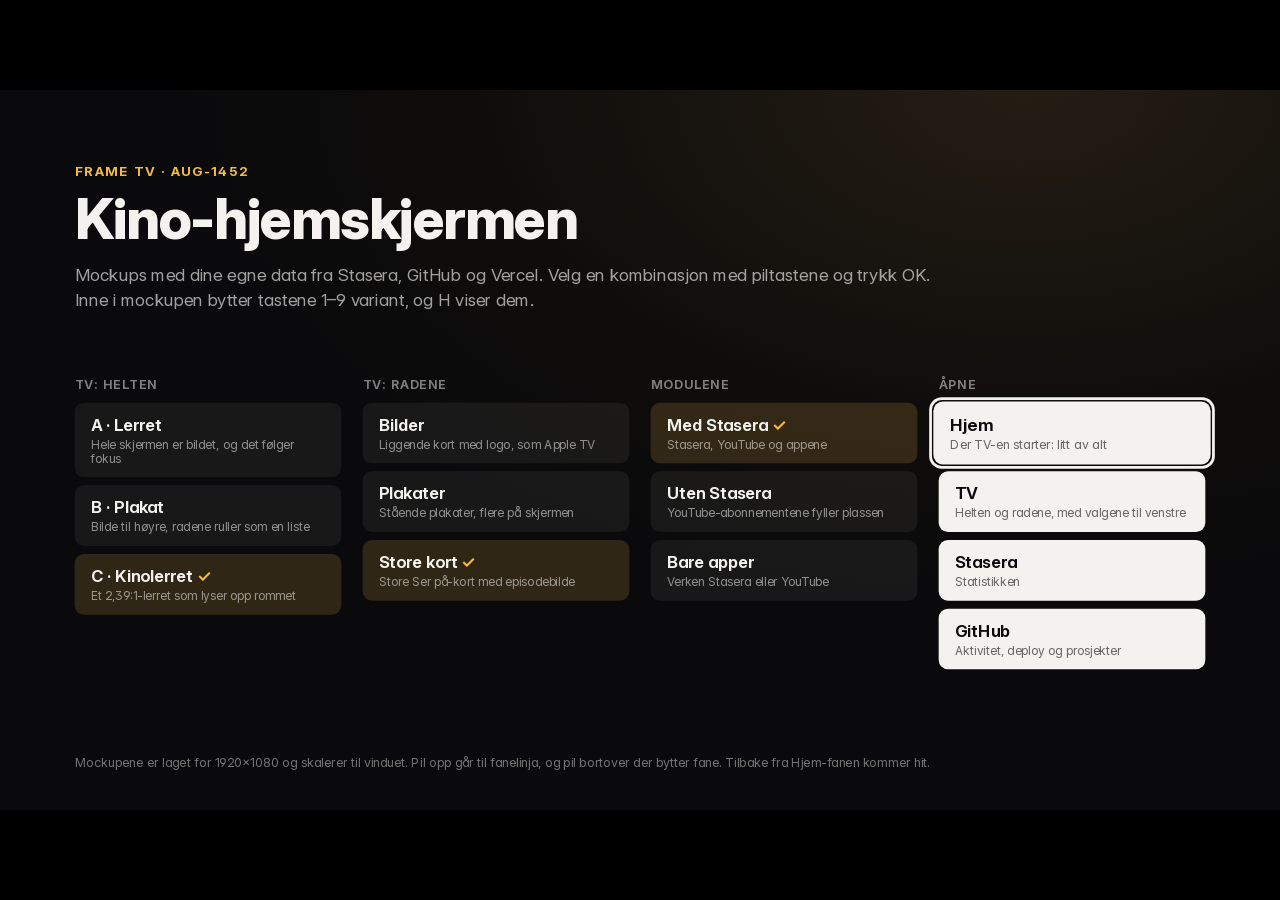
<file: mockups/index.html>
<!DOCTYPE html>
<html lang="nb">
<head>
<meta charset="utf-8">
<meta name="viewport" content="width=1920, height=1080">
<title>Kino: mockups</title>
<link rel="stylesheet" href="shared/kino.css">
<style>
  .bg { background: radial-gradient(ellipse 1500px 900px at 80% 0%, #241d14 0%, #0f0d0b 55%, #0a0a0c 85%); }
  .intro { position: absolute; left: 112px; top: 110px; width: 1300px; }
  .intro h1 { margin: 14px 0 0; font-size: 84px; line-height: 90px; font-weight: 800; letter-spacing: -2px; }
  .intro p { margin: 20px 0 0; font-size: 26px; line-height: 38px; color: rgba(244, 242, 238, .65); }
  .cols { position: absolute; left: 112px; top: 430px; white-space: nowrap; }
  .col { display: inline-block; vertical-align: top; width: 400px; margin-right: 32px; white-space: normal; }
  .col h2 { margin: 0 0 16px; font-size: 19px; font-weight: 650; letter-spacing: 1.6px; text-transform: uppercase; color: rgba(244, 242, 238, .5); }
  .opt { position: relative; margin-bottom: 12px; padding: 18px 24px; border-radius: 14px; background: rgba(244, 242, 238, .06); transition: transform .2s ease; }
  .opt b { display: block; font-size: 25px; font-weight: 650; }
  .opt span { display: block; margin-top: 4px; font-size: 18px; color: rgba(244, 242, 238, .55); }
  .opt.is-picked { background: rgba(242, 184, 75, .16); }
  .opt.is-picked b:after { content: '  ✓'; color: #f2b84b; }
  .opt.is-focus { transform: scale(1.04); }
  .opt.is-focus .card-ring { opacity: 1; border-radius: 18px; }
  .opt.go { background: #f4f2ee; color: #0a0a0c; }
  .opt.go span { color: rgba(10, 10, 12, .6); }
  .keys { position: absolute; left: 112px; bottom: 60px; font-size: 19px; color: rgba(244, 242, 238, .45); }
</style>
</head>
<body>
<div id="stage">
  <div class="bg"></div>
  <div class="intro">
    <div class="kicker">Frame TV · AUG-1452</div>
    <h1>Kino-hjemskjermen</h1>
    <p>Mockups med dine egne data fra Stasera, GitHub og Vercel. Velg en kombinasjon med piltastene og trykk OK.
      Inne i mockupen bytter tastene 1–9 variant, og H viser dem.</p>
  </div>
  <div class="cols" id="cols"></div>
  <div class="keys">Mockupene er laget for 1920×1080 og skalerer til vinduet. Pil opp går til fanelinja, og pil bortover der bytter fane. Tilbake fra Hjem-fanen kommer hit.</div>
</div>
<script src="shared/kino.js"></script>
<script>
(function () {
  var COLS = [
    { key: 'hero', title: 'TV: helten', opts: [
      { v: 'a', name: 'A · Lerret', note: 'Hele skjermen er bildet, og det følger fokus' },
      { v: 'b', name: 'B · Plakat', note: 'Bilde til høyre, radene ruller som en liste' },
      { v: 'c', name: 'C · Kinolerret', note: 'Et 2,39:1-lerret som lyser opp rommet' }] },
    { key: 'rows', title: 'TV: radene', opts: [
      { v: 'land', name: 'Bilder', note: 'Liggende kort med logo, som Apple TV' },
      { v: 'poster', name: 'Plakater', note: 'Stående plakater, flere på skjermen' },
      { v: 'mixed', name: 'Store kort', note: 'Store Ser på-kort med episodebilde' }] },
    { key: 'mode', title: 'Modulene', opts: [
      { v: 'stasera', name: 'Med Stasera', note: 'Stasera, YouTube og appene' },
      { v: 'youtube', name: 'Uten Stasera', note: 'YouTube-abonnementene fyller plassen' },
      { v: 'apps', name: 'Bare apper', note: 'Verken Stasera eller YouTube' }] },
    { key: 'go', title: 'Åpne', opts: [
      { v: 'home', name: 'Hjem', note: 'Der TV-en starter: litt av alt', go: 1 },
      { v: 'tv', name: 'TV', note: 'Helten og radene, med valgene til venstre', go: 1 },
      { v: 'stasera', name: 'Stasera', note: 'Statistikken', go: 1 },
      { v: 'github', name: 'GitHub', note: 'Aktivitet, deploy og prosjekter', go: 1 }] }
  ];
  var P = K.params();
  // C with big cards is the one picked after the first round (24.10.2026).
  var pick = { hero: P.hero || 'c', rows: P.rows || 'mixed', mode: P.mode || 'stasera' };
  var f = { c: 3, r: [0, 0, 0, 0] };
  var el = document.getElementById('cols');

  function render() {
    el.innerHTML = COLS.map(function (col, c) {
      return '<div class="col"><h2>' + col.title + '</h2>' + col.opts.map(function (o, r) {
        var cls = 'opt' + (o.go ? ' go' : '') + (pick[col.key] === o.v ? ' is-picked' : '') + (f.c === c && f.r[c] === r ? ' is-focus' : '');
        return '<div class="' + cls + '"><b>' + o.name + '</b><span>' + o.note + '</span><div class="card-ring"></div></div>';
      }).join('') + '</div>';
    }).join('');
  }
  K.onKey(function (k) {
    var col = COLS[f.c];
    if (k === 'left' && f.c > 0) f.c--;
    else if (k === 'right' && f.c < COLS.length - 1) f.c++;
    else if (k === 'up' && f.r[f.c] > 0) f.r[f.c]--;
    else if (k === 'down' && f.r[f.c] < col.opts.length - 1) f.r[f.c]++;
    else if (k === 'back') {
      // On the TV, Back here leaves the mockup app.
      if (window.tizen) try { tizen.application.getCurrentApplication().exit(); } catch (e) {}
      return;
    } else if (k === 'enter') {
      var o = col.opts[f.r[f.c]];
      if (o.go) { location.href = 'home.html' + K.query({ tab: o.v, hero: pick.hero, rows: pick.rows, mode: pick.mode }); return; }
      pick[col.key] = o.v;
    }
    render();
  });
  // Coming back from a mockup keeps its choices.
  COLS.forEach(function (col, c) {
    col.opts.forEach(function (o, r) { if (pick[col.key] === o.v) f.r[c] = r; });
  });
  render();
})();
</script>
</body>
</html>
</file>
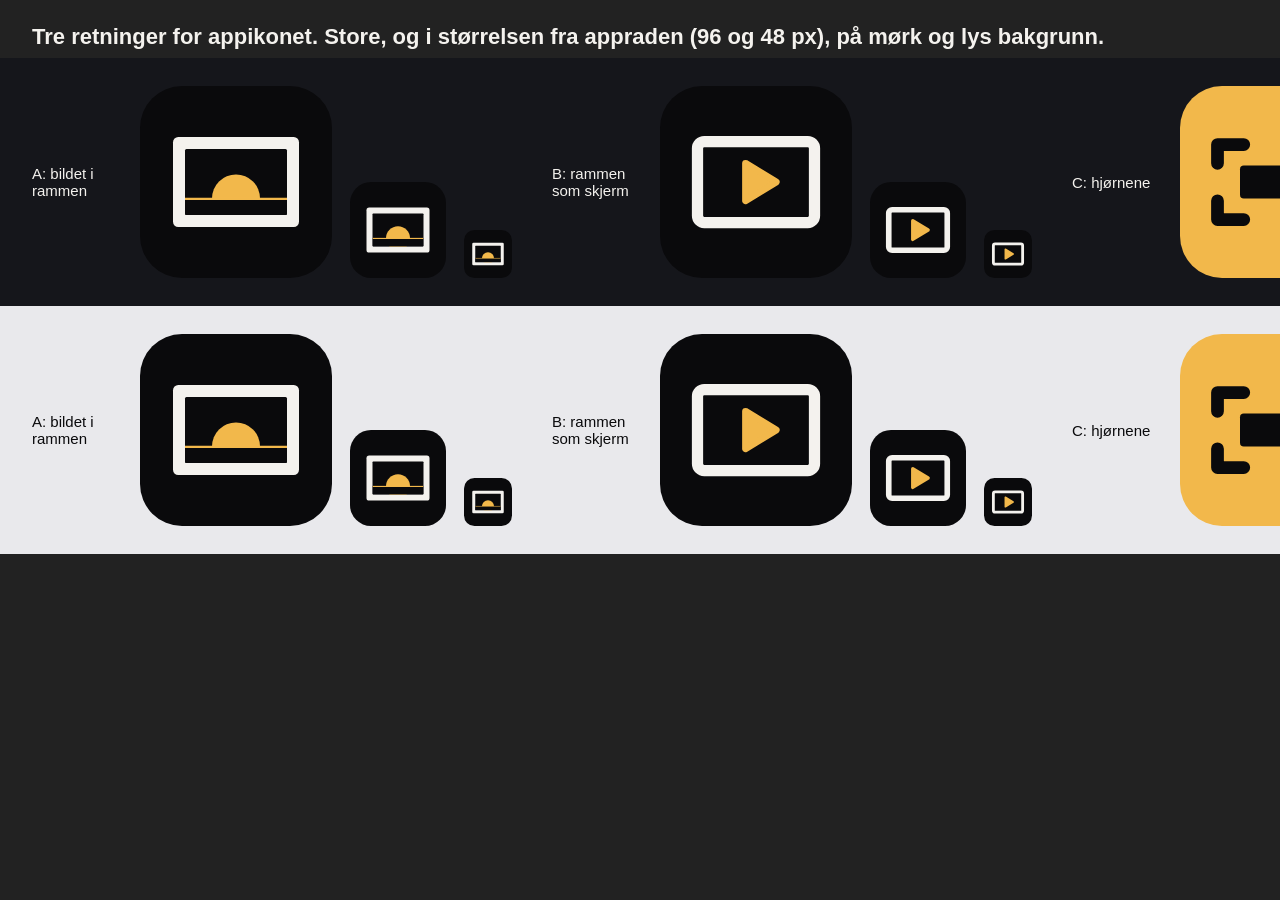
<file: mockups/icon/index.html>
<!DOCTYPE html>
<html lang="nb"><head><meta charset="utf-8"><title>Frame TV: appikon (AUG-1480)</title>
<style>
  body { margin: 0; font-family: 'Helvetica Neue', Arial, sans-serif; background: #222; color: #F4F2EE; }
  h1 { font-size: 22px; font-weight: 600; margin: 24px 32px 8px; }
  .row { display: flex; align-items: flex-end; gap: 40px; padding: 28px 32px; }
  .row.dark { background: #15161B; } .row.light { background: #E9E9EC; color: #0A0A0C; }
  .opt { display: flex; align-items: flex-end; gap: 18px; }
  .opt span { font-size: 15px; align-self: center; width: 90px; }
  img { display: block; }
</style></head>
<body>
<h1>Tre retninger for appikonet. Store, og i størrelsen fra appraden (96 og 48 px), på mørk og lys bakgrunn.</h1>
<div class="row dark" id="dark"></div>
<div class="row light" id="light"></div>
<script>
  var opts = [['a-bilde.svg', 'A: bildet i rammen'], ['b-play.svg', 'B: rammen som skjerm'], ['c-hjorner.svg', 'C: hjørnene']];
  ['dark', 'light'].forEach(function (id) {
    var row = document.getElementById(id);
    opts.forEach(function (o) {
      var d = document.createElement('div'); d.className = 'opt';
      d.innerHTML = '<span>' + o[1] + '</span>' + [192, 96, 48].map(function (s) {
        return '<img src="' + o[0] + '" width="' + s + '" height="' + s + '">';
      }).join('');
      row.appendChild(d);
    });
  });
</script>
</body></html>
</file>
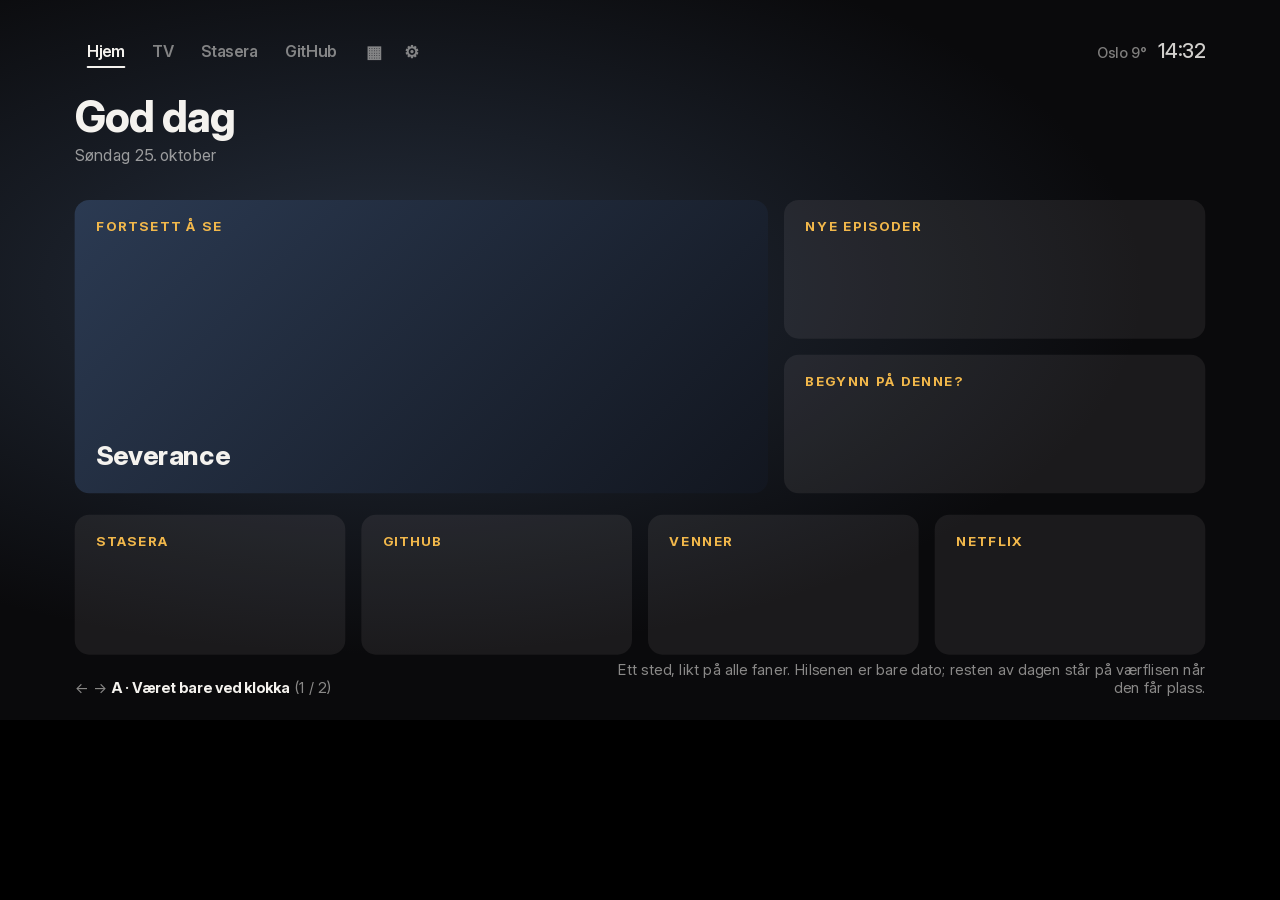
<file: mockups/weather.html>
<!DOCTYPE html>
<html lang="nb">
<head>
<meta charset="utf-8">
<meta name="viewport" content="width=1920, height=1080">
<title>Været på Hjem (AUG-1472)</title>
<style>
  @font-face { font-family: 'Inter'; src: url(shared/InterVariable.ttf); font-weight: 100 900; }
  html, body { margin: 0; height: 100%; background: #000; overflow: hidden; }
  body { font-family: 'Inter', -apple-system, sans-serif; color: #F4F2EE; }
  #stage { position: absolute; left: 0; top: 0; width: 1920px; height: 1080px; background: #0A0A0C; overflow: hidden;
    -webkit-transform-origin: 0 0; transform-origin: 0 0; }
  #amb { position: absolute; left: 0; top: 0; width: 1920px; height: 1080px;
    background: radial-gradient(ellipse at 30% 40%, rgba(70, 90, 120, 0.45), rgba(10, 10, 12, 0) 60%); }

  #top { position: absolute; left: 112px; right: 112px; top: 52px; height: 52px; }
  .tab { display: inline-block; position: relative; height: 32px; padding: 10px 18px; margin-right: 4px; border-radius: 26px;
    font-size: 24px; font-weight: 600; line-height: 32px; vertical-align: top; color: rgba(244, 242, 238, 0.5); }
  .tab.current { color: #F4F2EE; }
  .tab.current:after { content: ''; position: absolute; left: 18px; right: 18px; bottom: 2px; height: 3px; border-radius: 2px; background: #F4F2EE; }
  .tab.icon { width: 28px; padding: 10px 12px; text-align: center; font-size: 26px; }
  .tab.first-icon { margin-left: 10px; }
  #clock { position: absolute; right: 0; top: 6px; font-size: 30px; font-weight: 500; color: rgba(244, 242, 238, 0.85); white-space: nowrap; }
  #clock small { font-size: 22px; font-weight: 500; color: rgba(244, 242, 238, 0.5); margin-right: 18px; }

  .greet { position: absolute; left: 112px; top: 140px; white-space: nowrap; }
  .greet h1 { margin: 0; font-size: 64px; line-height: 70px; font-weight: 750; letter-spacing: -1.5px; }
  .greet .sub { margin-top: 8px; font-size: 24px; color: rgba(244, 242, 238, 0.6); }
  .greet .sub b { font-weight: 500; color: rgba(244, 242, 238, 0.8); }

  .tile { position: absolute; border-radius: 22px; background: rgba(244, 242, 238, 0.07); }
  .tile .label { position: absolute; left: 32px; top: 28px; font-size: 20px; font-weight: 700; letter-spacing: 2.4px;
    text-transform: uppercase; color: #F2B84B; }
  .tile .t { position: absolute; left: 32px; bottom: 32px; font-size: 40px; font-weight: 750; }
  .big { background: linear-gradient(135deg, #2B3A52, #12161F); }

  #pick { position: absolute; left: 112px; bottom: 36px; font-size: 22px; color: rgba(244, 242, 238, 0.55); }
  #pick b { color: #F4F2EE; }
  #note { position: absolute; right: 112px; bottom: 36px; font-size: 22px; color: rgba(244, 242, 238, 0.55); width: 900px; text-align: right; }
</style>
</head>
<body>
<div id="stage">
  <div id="amb"></div>
  <div id="top">
    <span class="tab current">Hjem</span><span class="tab">TV</span><span class="tab">Stasera</span><span class="tab">GitHub</span><span
      class="tab icon first-icon">&#9638;</span><span class="tab icon">&#9881;</span>
    <div id="clock"></div>
  </div>
  <div class="greet"><h1>God dag</h1><div class="sub" id="sub"></div></div>
  <div class="tile big" style="left: 112px; top: 300px; width: 1040px; height: 440px;"><div class="label">Fortsett å se</div><div class="t">Severance</div></div>
  <div class="tile" style="left: 1176px; top: 300px; width: 632px; height: 208px;"><div class="label">Nye episoder</div></div>
  <div class="tile" style="left: 1176px; top: 532px; width: 632px; height: 208px;"><div class="label">Begynn på denne?</div></div>
  <div class="tile" style="left: 112px; top: 772px; width: 406px; height: 210px;"><div class="label">Stasera</div></div>
  <div class="tile" style="left: 542px; top: 772px; width: 406px; height: 210px;"><div class="label">GitHub</div></div>
  <div class="tile" style="left: 972px; top: 772px; width: 406px; height: 210px;"><div class="label">Venner</div></div>
  <div class="tile" style="left: 1402px; top: 772px; width: 406px; height: 210px;"><div class="label">Netflix</div></div>
  <div id="pick"></div>
  <div id="note"></div>
</div>
<script>
(function () {
  'use strict';
  var OPTIONS = [
    {name: 'A · Været bare ved klokka', clock: 'Oslo  9°', sub: 'Søndag 25. oktober',
      note: 'Ett sted, likt på alle faner. Hilsenen er bare dato; resten av dagen står på værflisen når den får plass.'},
    {name: 'B · Nå ved klokka, resten av dagen under hilsenen', clock: 'Oslo  9°',
      sub: 'Søndag 25. oktober  ·  <b>Duskregn, H: 11°  L: 6°  ·  Solnedgang 17:02</b>',
      note: 'To jobber: temperaturen nå i fanelinja, dagens utsikter på Hjem. Gjentar værflisen når den er der.'}
  ];
  var at = 0;

  function draw() {
    var o = OPTIONS[at];
    document.getElementById('clock').innerHTML = '<small>' + o.clock + '</small>14:32';
    document.getElementById('sub').innerHTML = o.sub;
    document.getElementById('note').textContent = o.note;
    document.getElementById('pick').innerHTML = '&larr; &rarr;  <b>' + o.name + '</b>  (' + (at + 1) + ' / ' + OPTIONS.length + ')';
  }

  function fit() {
    var s = Math.min(window.innerWidth / 1920, window.innerHeight / 1080), st = document.getElementById('stage');
    st.style.webkitTransform = st.style.transform = 'scale(' + s + ')';
  }

  document.addEventListener('keydown', function (e) {
    if (e.keyCode === 37 || e.keyCode === 39) { at = (at + (e.keyCode === 39 ? 1 : OPTIONS.length - 1)) % OPTIONS.length; draw(); }
  });
  document.addEventListener('click', function () { at = (at + 1) % OPTIONS.length; draw(); });
  window.addEventListener('resize', fit);
  fit();
  draw();
})();
</script>
</body>
</html>
</file>
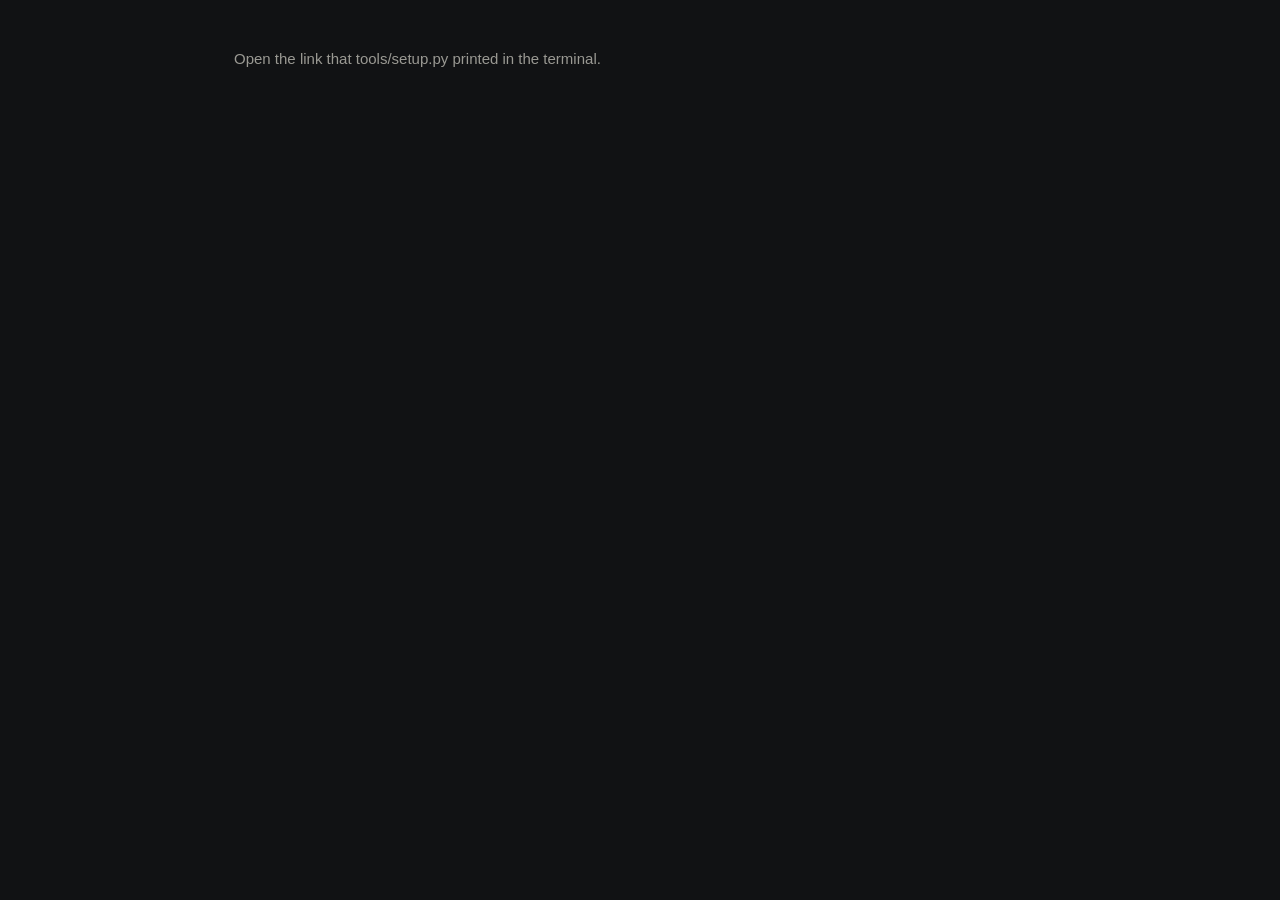
<file: tools/setup.html>
<!doctype html>
<html lang="en">
<head>
<meta charset="utf-8">
<meta name="viewport" content="width=device-width, initial-scale=1">
<title>Frame TV setup</title>
<!-- Served by tools/setup.py on this Mac only, so modern JS and CSS are fine here (the ES5 rule is for web/). -->
<style>
  :root {
    --bg: #111214; --card: #1b1c20; --line: #2a2c31; --text: #ecebe7; --muted: #9a9993; --accent: #f2c14e;
    --bad: #ff7a6b; --good: #7fd18b;
  }
  * { box-sizing: border-box; }
  body { margin: 0; background: var(--bg); color: var(--text); font: 15px/1.5 -apple-system, BlinkMacSystemFont, "Helvetica Neue", sans-serif; }
  main { max-width: 860px; margin: 0 auto; padding: 48px 24px 160px; }
  h1 { font-size: 30px; margin: 0 0 6px; letter-spacing: -0.01em; }
  .lead { color: var(--muted); margin: 0 0 28px; }
  .lead code { color: var(--text); }
  .notice { border-left: 3px solid var(--accent); padding: 10px 16px; background: #1d1b14; border-radius: 6px; margin-bottom: 32px; color: #d9d4c4; }
  .notice p { margin: 4px 0; }
  section { background: var(--card); border: 1px solid var(--line); border-radius: 14px; padding: 22px 24px 8px; margin-bottom: 20px; }
  section h2 { margin: 0; font-size: 19px; }
  section .about { color: var(--muted); margin: 2px 0 14px; }
  section .note { color: var(--muted); font-size: 13px; margin: 0 0 16px; }
  .field { border-top: 1px solid var(--line); padding: 14px 0; display: grid; grid-template-columns: 220px 1fr; gap: 6px 18px; }
  .field label { font-family: ui-monospace, SFMono-Regular, Menlo, monospace; font-size: 13px; padding-top: 8px; word-break: break-all; }
  .field .help { grid-column: 2; color: var(--muted); font-size: 13px; white-space: pre-line; }
  .field .help a { color: var(--muted); }
  .control { display: flex; gap: 8px; align-items: center; }
  input[type=text], input[type=password], select {
    width: 100%; background: #0f1012; color: var(--text); border: 1px solid var(--line); border-radius: 8px;
    padding: 8px 10px; font: 14px ui-monospace, SFMono-Regular, Menlo, monospace;
  }
  input:focus, select:focus { outline: none; border-color: var(--accent); }
  .segmented { display: inline-flex; border: 1px solid var(--line); border-radius: 8px; overflow: hidden; }
  .segmented button { border: 0; border-right: 1px solid var(--line); background: #0f1012; color: var(--muted); padding: 7px 14px; font: inherit; cursor: pointer; }
  .segmented button:last-child { border-right: 0; }
  .segmented button.on { background: var(--accent); color: #1b1606; font-weight: 600; }
  .segmented button:disabled { opacity: 0.35; cursor: default; }
  .needs { color: var(--muted); font-size: 13px; }
  button.small { background: #26282d; color: var(--text); border: 1px solid var(--line); border-radius: 8px; padding: 7px 12px; font: inherit; cursor: pointer; white-space: nowrap; }
  button.small:hover { border-color: var(--muted); }
  .bar { position: fixed; left: 0; right: 0; bottom: 0; background: rgba(17, 18, 20, 0.92); border-top: 1px solid var(--line); backdrop-filter: blur(10px); }
  .bar .inner { max-width: 860px; margin: 0 auto; padding: 14px 24px; display: flex; gap: 12px; align-items: center; }
  .bar .status { flex: 1; color: var(--muted); font-size: 14px; }
  .bar .status.bad { color: var(--bad); }
  .bar .status.good { color: var(--good); }
  button.primary { background: var(--accent); color: #1b1606; border: 0; border-radius: 9px; padding: 10px 18px; font: 600 15px inherit; font-family: inherit; cursor: pointer; }
  button.secondary { background: transparent; color: var(--text); border: 1px solid var(--line); border-radius: 9px; padding: 10px 18px; font: 600 15px inherit; font-family: inherit; cursor: pointer; }
  button:disabled { opacity: 0.5; cursor: default; }
  pre.log { background: #0b0c0d; border: 1px solid var(--line); border-radius: 10px; padding: 14px; max-height: 340px; overflow: auto; font-size: 12.5px; white-space: pre-wrap; display: none; margin-top: 20px; }
  .dirty { color: var(--accent); }
  #fromtv { border-color: var(--accent); display: none; }
  #fromtv table { width: 100%; border-collapse: collapse; margin: 6px 0 14px; font-size: 13px; }
  #fromtv th { text-align: left; color: var(--muted); font-weight: 500; padding: 6px 10px 6px 0; }
  #fromtv td { border-top: 1px solid var(--line); padding: 8px 10px 8px 0; font-family: ui-monospace, SFMono-Regular, Menlo, monospace; word-break: break-all; vertical-align: top; }
  #fromtv td.was { color: var(--muted); }
  #fromtv tr.warn td { background: #2a2113; }
  #fromtv td.warn { color: var(--accent); font-family: inherit; }
  .fixed { color: var(--muted); font: 14px ui-monospace, SFMono-Regular, Menlo, monospace; padding-top: 8px; }
  #fromtv .actions { display: flex; gap: 10px; padding-bottom: 16px; }
  #root .actions { display: flex; gap: 10px; flex-wrap: wrap; padding-bottom: 14px; }
  @media (max-width: 640px) { .field { grid-template-columns: 1fr; } .field .help { grid-column: 1; } }
</style>
</head>
<body>
<main>
  <h1>Frame TV setup</h1>
  <p class="lead">Every setting in <code id="path">config.properties</code>, explained. Save, then build and install
    to send them to the TV. Everything is optional: an empty field uses the default.</p>
  <div class="notice">
    <p>What you change on the TV (the gear) wins over this file, until you change the same setting here: then the
      file wins once. Whatever was changed last applies.</p>
    <p>The TV forgets its own changes if the app is uninstalled. This file is the backup: "Upload config" in the
      TV's gear sends them here while this page runs, and you accept them below.</p>
  </div>
  <section id="fromtv">
    <h2>From the TV</h2>
    <p class="about">What the TV sent that isn't in the file yet. Accepting writes it into the file.</p>
    <table><thead><tr><th>Key</th><th>In the file</th><th>From the TV</th></tr></thead><tbody></tbody></table>
    <div class="actions">
      <button class="primary" id="accept" type="button">Accept</button>
      <button class="secondary" id="discard" type="button">Discard</button>
    </div>
  </section>
  <div id="sections"></div>
  <section id="root">
    <h2>Root on the TV</h2>
    <p class="about">Turns off Samsung's tracking (ACR, ads, voice, analytics) and makes the remote's Home button
      open Frame TV, through temporary root: <code>tools/root/root.sh</code>, tested on a 2022 Frame. It needs
      <code>tools/root/root.local.env</code>. The TV's own values are kept on the TV the first time, so everything
      can be undone.</p>
    <div class="actions">
      <button class="secondary" id="root-status" type="button">Status</button>
      <button class="primary" id="root-apply" type="button">Apply everything</button>
      <button class="secondary" id="root-restore" type="button">Undo everything</button>
    </div>
    <p class="note">A restart (not standby) undoes step C, the four services that watch the network and report
      from the TV. "Apply everything" again puts it back and leaves the rest as it is.</p>
  </section>
  <pre class="log" id="log"></pre>
</main>
<div class="bar"><div class="inner">
  <div class="status" id="status">Loading…</div>
  <button class="secondary" id="save">Save</button>
  <button class="primary" id="install">Save, build and install</button>
</div></div>

<script>
/** The key comes only in the link setup.py opens (#key=...); it leaves the address bar, and this tab keeps it for a reload. */
const KEY = (() => {
  const m = /^#key=([\w-]+)$/.exec(location.hash);
  if (m) history.replaceState(null, '', location.pathname + location.search);
  try {
    if (m) sessionStorage.setItem('setup-key', m[1]);
    return m ? m[1] : sessionStorage.getItem('setup-key') || '';
  } catch (e) {
    return m ? m[1] : '';
  }
})();
const $ = (id) => document.getElementById(id);
const values = {};
let saved = {}, busy = false, waiting = null;
const timers = [];

/** Without the right key the page is no use: it says where the link is, and nothing else. */
function noKey() {
  timers.forEach(clearInterval);
  document.body.innerHTML = '';
  el('p', 'lead', el('main', '', document.body), 'Open the link that tools/setup.py printed in the terminal.');
}

async function api(path, body) {
  const r = await fetch(path, {
    method: body === undefined ? 'GET' : 'POST',
    headers: {'X-Setup': KEY, 'Content-Type': 'application/json'},
    body: body === undefined ? undefined : JSON.stringify(body)
  });
  const json = await r.json().catch(() => ({}));
  if (r.status === 403) noKey();
  if (!r.ok) throw new Error((json.problems || []).join('\n') || json.error || 'HTTP ' + r.status);
  return json;
}

function status(text, kind) {
  const s = $('status');
  if (!s) return;   // the page is down to noKey()'s line
  s.textContent = text;
  s.className = 'status' + (kind ? ' ' + kind : '');
}

/** The fields changed since the page loaded or last saved: only these are sent, so another page's saves stay. */
function changes() {
  const out = {};
  for (const k of Object.keys(values)) if (values[k] !== (saved[k] || '')) out[k] = values[k];
  return out;
}

function dirty() {
  return Object.keys(changes()).length > 0;
}

function changed() {
  if (!busy) status(dirty() ? 'Unsaved changes.' : 'Saved.', dirty() ? '' : 'good');
}

function el(tag, cls, parent, text) {
  const e = document.createElement(tag);
  if (cls) e.className = cls;
  if (text !== undefined) e.textContent = text;
  if (parent) parent.appendChild(e);
  return e;
}

/** Links in the help: bare domains and URLs. */
function help(node, text) {
  const parts = text.split(/(https?:\/\/[^\s),]+|\b[a-z0-9.-]+\.(?:com|app|org)(?:\/[^\s),]*)?)/g);
  parts.forEach((p, i) => {
    if (i % 2 && !p.includes('<')) {
      const a = el('a', '', node, p);
      a.href = p.startsWith('http') ? p : 'https://' + p;
      a.target = '_blank';
    } else node.appendChild(document.createTextNode(p));
  });
}

const switches = [];   // each module's switch: {key, needs, render}

/** On or Off (empty counts as Off); On only when the fields the module needs are filled in. */
function onOff(parent, key, needs) {
  const box = el('div', 'segmented', parent);
  const note = el('span', 'needs', parent);
  const on = el('button', '', box, 'On'), off = el('button', '', box, 'Off');
  on.type = off.type = 'button';
  const missing = () => needs.filter((k) => !values[k]);
  const render = () => {
    if (values[key] === 'true' && missing().length) values[key] = 'false';   // a needed field was emptied
    on.disabled = missing().length > 0;
    on.classList.toggle('on', values[key] === 'true');
    off.classList.toggle('on', values[key] !== 'true');
    note.textContent = missing().length ? 'Needs ' + missing().join(' and ') : '';
  };
  on.onclick = () => { values[key] = 'true'; render(); changed(); };
  off.onclick = () => { values[key] = 'false'; render(); changed(); };
  switches.push({render});
  render();
}

function input(parent, key, secret) {
  const i = el('input', '', parent);
  i.type = secret ? 'password' : 'text';
  i.value = values[key];
  i.spellcheck = false;
  i.autocomplete = 'off';
  i.oninput = () => { values[key] = i.value; switches.forEach((s) => s.render()); changed(); };
  if (secret) {
    const show = el('button', 'small', parent, 'Show');
    show.type = 'button';
    show.onclick = () => {
      i.type = i.type === 'password' ? 'text' : 'password';
      show.textContent = i.type === 'password' ? 'Show' : 'Hide';
    };
  }
  return i;
}

function render(config) {
  switches.length = 0;
  $('path').textContent = config.path.split('/').pop();
  const root = $('sections');
  root.innerHTML = '';
  for (const s of config.sections) for (const k of s.keys) if (k.kind !== 'fixed') values[k.key] = k.value;   // the switches look ahead
  for (const s of config.sections) {
    const sec = el('section', '', root);
    const [title, ...rest] = s.title.split(': ');
    el('h2', '', sec, title);
    if (rest.length) el('p', 'about', sec, rest.join(': ').replace(/^./, (c) => c.toUpperCase()));
    if (s.note) el('p', 'note', sec, s.note);
    for (const k of s.keys) {
      const row = el('div', 'field', sec);
      el('label', '', row, k.key);
      const control = el('div', 'control', row);
      if (k.kind === 'switch') onOff(control, k.key, k.needs);
      else if (k.kind === 'fixed') el('span', 'fixed', control, k.text);   // setup_key: not the page's to change
      else if (k.kind === 'choice') {
        const sel = el('select', '', control);
        const choices = k.choices.includes(k.value) ? k.choices : k.choices.concat([k.value]);
        for (const c of choices) el('option', '', sel, c || '—').value = c;
        sel.value = k.value;
        sel.onchange = () => { values[k.key] = sel.value; changed(); };
      } else {
        const i = input(control, k.key, k.kind === 'secret');
        if (k.example && !k.value) i.placeholder = k.example;
        if (k.key === 'spotify_refresh_token') {
          const b = el('button', 'small', control, 'Sign in to Spotify');
          b.type = 'button';
          b.onclick = () => spotify(i);
        }
      }
      if (k.help) help(el('div', 'help', row), k.help);
    }
  }
}

async function load() {
  const config = await api('/api/config');
  saved = {};
  for (const s of config.sections) for (const k of s.keys) if (k.kind !== 'fixed') saved[k.key] = k.value;   // the file's, before a switch goes off
  render(config);
  if (config.problems.length) status(config.problems.join(' · '), 'bad');
  else status(config.exists ? 'Loaded.' : 'No config.properties yet: saving makes one.');
}

async function save() {
  try {
    const sent = changes();
    await api('/api/config', {values: sent});
    Object.assign(saved, sent);
    status('Saved.', 'good');
    return true;
  } catch (e) {
    status(e.message, 'bad');
    return false;
  }
}

async function spotify(field) {
  if (!values.spotify_client_id) { status('Fill in spotify_client_id first.', 'bad'); return; }
  if (!(await save())) return;
  try {
    const {url} = await api('/api/spotify/start', {});
    window.open(url, '_blank');
    status('Signing in to Spotify in the new tab…');
    const {token} = await api('/api/spotify/wait', {});
    values.spotify_refresh_token = saved.spotify_refresh_token = field.value = token;
    switches.forEach((s) => s.render());
    status('Signed in to Spotify: the token is saved.', 'good');
  } catch (e) {
    status(e.message, 'bad');
  }
}

const BUTTONS = ['save', 'install', 'root-status', 'root-apply', 'root-restore'];
const RUNS = {install: ['build and install', 'Build and install'], root: ['the root script', 'The root script']};

/** A run another page (or this one before a reload) started: the buttons wait until setup.py says it is done. */
async function running() {
  if (busy) return;
  try {
    const now = await api('/api/status');
    if (now.running) {
      waiting = now.running;
      BUTTONS.forEach((id) => { $(id).disabled = true; });
      status('Still running: ' + RUNS[waiting][0] + '. It goes on without this page.');
    } else if (waiting) {
      BUTTONS.forEach((id) => { $(id).disabled = false; });
      status(RUNS[waiting][1] + (now.ok ? ' finished.' : ' stopped with an error.'), now.ok ? 'good' : 'bad');
      waiting = null;
    }
  } catch (e) {}
}

/** POSTs and shows the output as it comes; the server ends it with @@DONE or @@FAILED. */
async function stream(path, body, working, done) {
  busy = true;
  BUTTONS.forEach((id) => { $(id).disabled = true; });
  const log = $('log');
  log.style.display = 'block';
  log.textContent = '';
  status(working);
  try {
    const r = await fetch(path, {method: 'POST', headers: {'X-Setup': KEY, 'Content-Type': 'application/json'}, body: JSON.stringify(body)});
    if (!r.ok) throw new Error((await r.json().catch(() => ({}))).error || 'HTTP ' + r.status);
    const reader = r.body.getReader(), dec = new TextDecoder();
    let text = '';
    for (;;) {
      const {done: end, value} = await reader.read();
      if (end) break;
      text += dec.decode(value, {stream: true});
      log.textContent = text.replace(/\n@@(DONE|FAILED)\n$/, '');
      log.scrollTop = log.scrollHeight;
    }
    const ok = /@@DONE\n$/.test(text);
    status(ok ? done : 'It didn\'t finish: see the output.', ok ? 'good' : 'bad');
  } catch (e) {
    status(e.message, 'bad');
  }
  busy = false;
  BUTTONS.forEach((id) => { $(id).disabled = false; });
}

async function install() {
  if (!(await save())) return;
  await stream('/api/install', {}, 'Building and installing…', 'Installed on the TV.');
}

const ROOT_ACTIONS = {
  status: {working: 'Reading the TV…', done: 'Read from the TV.'},
  apply: {working: 'Applying everything…', done: 'Applied on the TV.',
          ask: 'Back up the TV, then turn off the tracking apps and services and make Home open Frame TV?'},
  restore: {working: 'Undoing everything…', done: 'The TV has its own values back.',
            ask: 'Put back everything the TV had before: Smart Hub on Home, every app and service on?'},
};

async function root(action) {
  const a = ROOT_ACTIONS[action];
  if (a.ask && !confirm(a.ask)) return;
  await stream('/api/root', {action}, a.working, a.done);
}

/** A secret as dots, with Show; anything else as it is. */
function cell(row, value, secret, cls) {
  const td = el('td', cls || '', row);
  if (!value) { td.textContent = '—'; return; }
  if (!secret) { td.textContent = value; return; }
  const text = el('span', '', td, '••••••••');
  const b = el('button', 'small', td, 'Show');
  b.type = 'button';
  b.style.marginLeft = '8px';
  b.onclick = () => {
    const shown = b.textContent === 'Hide';
    text.textContent = shown ? '••••••••' : value;
    b.textContent = shown ? 'Show' : 'Hide';
  };
}

let shown = null;   // the list on the page: {upload, id}; Accept and Discard name it

/** Asks every few seconds whether the TV has sent something; a new list (another id) replaces the one shown. */
async function fromTv() {
  try {
    const got = await api('/api/from-tv');
    const box = $('fromtv');
    if (!got.upload || !got.changes.length) {
      box.style.display = 'none';
      if (got.upload) await api('/api/from-tv/discard', {upload: got.upload});   // nothing new: the file has it all
      if (got.upload && !(shown && shown.upload === got.upload)) status('The TV sent its settings: the file has them all already.', 'good');
      shown = null;
      return false;
    }
    if (shown && got.id === shown.id) return false;
    shown = {upload: got.upload, id: got.id};
    const body = box.querySelector('tbody');
    body.innerHTML = '';
    for (const c of got.changes) {
      const row = el('tr', c.token === 'removed' ? 'warn' : '', body);
      el('td', '', row, c.key);
      if (c.token) {   // a token that follows an address: the server sends only its last four
        el('td', 'was', row, c.file || '—');
        el('td', c.token === 'removed' ? 'warn' : '', row, c.tv);
        continue;
      }
      cell(row, c.file, c.secret, 'was');
      cell(row, c.tv, c.secret);
    }
    box.style.display = 'block';
    box.scrollIntoView({behavior: 'smooth', block: 'start'});
    status('The TV sent its settings: accept them or discard them.');
    return true;
  } catch (e) { return false; }
}

async function acceptFromTv() {
  if (!shown) return;
  if (dirty() && !confirm('Accepting reloads the page from the file, and your unsaved changes here are lost.')) return;
  try {
    await api('/api/from-tv/accept', shown);
    $('fromtv').style.display = 'none';
    shown = null;
    await load();
    status('Saved what the TV sent into the file.', 'good');
  } catch (e) {
    await fromTv();   // the list now, in place of the one that was shown
    status(e.message, 'bad');
  }
}

$('accept').onclick = acceptFromTv;
$('discard').onclick = async () => {
  if (!shown) return;
  try {
    await api('/api/from-tv/discard', {upload: shown.upload});
    $('fromtv').style.display = 'none';
    shown = null;
    status('Discarded what the TV sent.');
  } catch (e) {
    await fromTv();
    status(e.message, 'bad');
  }
};
$('save').onclick = save;
$('install').onclick = install;
Object.keys(ROOT_ACTIONS).forEach((a) => { $('root-' + a).onclick = () => root(a); });
window.addEventListener('beforeunload', (e) => { if (dirty()) e.preventDefault(); });
if (!KEY) noKey();
else {
  timers.push(setInterval(fromTv, 3000), setInterval(running, 3000));
  load().then(running).catch((e) => status(e.message, 'bad'));
}
</script>
</body>
</html>
</file>
<file: mockups/shared/kino.css>
/* Kino mockups (AUG-1452). Same limits as web/: no variables, no grid, no backdrop-filter;
   only transform and opacity animate. */

@font-face {
  font-family: 'Inter';
  src: url('InterVariable.ttf') format('truetype');
  font-weight: 100 900;
}

html, body {
  margin: 0;
  height: 100%;
  background: #000;
  overflow: hidden;
}

body {
  font-family: 'Inter', 'Helvetica Neue', Arial, sans-serif;
  color: #f4f2ee;
  -webkit-font-smoothing: antialiased;
  font-feature-settings: 'cv11', 'ss01';
}

/* The 1920×1080 canvas, scaled to fit any window. */
#stage {
  position: absolute;
  left: 50%;
  top: 50%;
  width: 1920px;
  height: 1080px;
  margin: -540px 0 0 -960px;
  overflow: hidden;
  background: #0a0a0c;
  opacity: 0;
  transition: opacity .35s ease;
}
#stage.is-ready { opacity: 1; }

/* ── Backdrops ─────────────────────────────────────────────── */

.bg, .bg-layer, .bg-shade {
  position: absolute;
  left: 0;
  top: 0;
  width: 1920px;
  height: 1080px;
}
.bg-layer {
  background-size: cover;
  background-position: center top;
  opacity: 0;
  transition: opacity .9s ease;
}
.bg-layer.is-on { opacity: 1; }

/* ── Header: tabs and clock ────────────────────────────────── */

.top {
  text-shadow: 0 1px 12px rgba(0, 0, 0, .6);
  position: absolute;
  left: 112px;
  right: 112px;
  top: 52px;
  height: 52px;
  z-index: 20;
  transition: opacity .35s ease;
}
.tabs { position: absolute; left: -18px; top: 0; white-space: nowrap; }
.tab {
  display: inline-block;
  position: relative;
  padding: 10px 18px;
  margin-right: 4px;
  font-size: 24px;
  font-weight: 600;
  color: rgba(244, 242, 238, .5);
  border-radius: 26px;
}
.tab.is-current { color: #f4f2ee; }
.tab.is-current:after {
  content: '';
  position: absolute;
  left: 18px;
  right: 18px;
  bottom: 2px;
  height: 3px;
  border-radius: 2px;
  background: #f4f2ee;
}
.tab.is-focus { background: #f4f2ee; color: #0a0a0c; }
.tab.is-focus:after { opacity: 0; }

.clock {
  position: absolute;
  right: 0;
  top: 6px;
  font-size: 30px;
  font-weight: 500;
  letter-spacing: .5px;
  color: rgba(244, 242, 238, .85);
  font-variant-numeric: tabular-nums;
}
.clock small {
  font-size: 22px;
  font-weight: 500;
  color: rgba(244, 242, 238, .5);
  margin-right: 18px;
}

/* ── Type ──────────────────────────────────────────────────── */

.kicker {
  font-size: 20px;
  font-weight: 700;
  letter-spacing: 2.4px;
  text-transform: uppercase;
  color: #f2b84b;
}
.kicker .dim { color: rgba(244, 242, 238, .55); }
.meta {
  font-size: 24px;
  font-weight: 500;
  color: rgba(244, 242, 238, .72);
  white-space: nowrap;
}
.meta .sep { margin: 0 12px; color: rgba(244, 242, 238, .35); }
.overview {
  font-size: 25px;
  line-height: 36px;
  font-weight: 400;
  color: rgba(244, 242, 238, .78);
  display: -webkit-box;
  -webkit-box-orient: vertical;
  -webkit-line-clamp: 3;
  overflow: hidden;
}
.logo-wrap img {
  display: block;
  max-width: 620px;
  max-height: 190px;
}
.logo-wrap .title-text {
  width: 900px;
  font-size: 92px;
  line-height: 96px;
  font-weight: 800;
  letter-spacing: -2px;
}

/* ── Buttons ───────────────────────────────────────────────── */

.btn {
  display: inline-block;
  position: relative;
  height: 64px;
  line-height: 64px;
  padding: 0 34px 0 30px;
  margin-right: 16px;
  border-radius: 32px;
  font-size: 24px;
  font-weight: 650;
  background: rgba(244, 242, 238, .16);
  color: #f4f2ee;
  white-space: nowrap;
  transition: transform .2s ease;
}
.btn.is-primary { background: rgba(244, 242, 238, .92); color: #0a0a0c; }
.btn .play {
  display: inline-block;
  width: 0;
  height: 0;
  border-left: 18px solid currentColor;
  border-top: 11px solid transparent;
  border-bottom: 11px solid transparent;
  margin-right: 14px;
  vertical-align: -2px;
}
.is-hero-focus .btn.is-primary { background: #fff; transform: scale(1.06); }
.btn .app-chip { font-weight: 500; opacity: .6; margin-left: 10px; }

.progress {
  position: relative;
  height: 6px;
  border-radius: 3px;
  background: rgba(244, 242, 238, .22);
  overflow: hidden;
}
.progress i {
  position: absolute;
  left: 0;
  top: 0;
  width: 100%;
  height: 100%;
  background: #f2b84b;
  transform-origin: 0 0;
}

/* ── Rotation dots ─────────────────────────────────────────── */

.dots { height: 10px; }
.dots span {
  display: inline-block;
  position: relative;
  width: 36px;
  height: 4px;
  margin-right: 8px;
  border-radius: 2px;
  background: rgba(244, 242, 238, .25);
  overflow: hidden;
}
.dots span i {
  position: absolute;
  left: 0;
  top: 0;
  width: 100%;
  height: 100%;
  background: #f4f2ee;
  transform: scaleX(0);
  transform-origin: 0 0;
}
.dots span.is-done i { transform: scaleX(1); }
.dots span.is-on i { -webkit-animation: fill 8s linear forwards; animation: fill 8s linear forwards; }
.is-paused .dots span.is-on i { -webkit-animation: none; animation: none; transform: scaleX(1); }
@-webkit-keyframes fill { from { -webkit-transform: scaleX(0); } to { -webkit-transform: scaleX(1); } }
@keyframes fill { from { transform: scaleX(0); } to { transform: scaleX(1); } }

/* ── Rows and cards ────────────────────────────────────────── */

.row { position: relative; padding-left: 112px; margin-bottom: 52px; transition: opacity .35s ease; }
.row.is-gone { opacity: 0; }
.row h2 {
  margin: 0 0 18px;
  font-size: 28px;
  font-weight: 650;
  color: rgba(244, 242, 238, .9);
}
.row h2 .count { font-weight: 500; color: rgba(244, 242, 238, .4); margin-left: 12px; }
.row h2 .tag {
  display: inline-block;
  margin-left: 14px;
  padding: 3px 10px;
  border-radius: 6px;
  font-size: 15px;
  font-weight: 650;
  letter-spacing: 1px;
  text-transform: uppercase;
  color: rgba(244, 242, 238, .6);
  border: 1px solid rgba(244, 242, 238, .25);
  vertical-align: 4px;
}
.track {
  white-space: nowrap;
  transition: transform .32s cubic-bezier(.2, .8, .2, 1);
}
.item {
  display: inline-block;
  vertical-align: top;
  margin-right: 24px;
  white-space: normal;
}
.card {
  position: relative;
  border-radius: 14px;
  background: #1b1b1f;
  transition: transform .22s cubic-bezier(.2, .8, .2, 1);
}
.card-img {
  position: absolute;
  left: 0;
  top: 0;
  right: 0;
  bottom: 0;
  border-radius: 14px;
  background-size: cover;
  background-position: center;
}
.card-shade {
  position: absolute;
  left: 0;
  right: 0;
  bottom: 0;
  height: 60%;
  border-radius: 0 0 14px 14px;
  background: linear-gradient(to top, rgba(0, 0, 0, .78), rgba(0, 0, 0, 0));
}
.card-logo {
  position: absolute;
  left: 22px;
  bottom: 24px;
  max-width: 58%;
  max-height: 64px;
}
.card-title {
  position: absolute;
  left: 22px;
  right: 22px;
  bottom: 22px;
  font-size: 28px;
  line-height: 32px;
  font-weight: 750;
  letter-spacing: -.3px;
}
.card .progress {
  position: absolute;
  left: 22px;
  right: 22px;
  bottom: 12px;
  height: 5px;
}
.card .badge {
  position: absolute;
  right: 14px;
  top: 14px;
  padding: 5px 10px;
  border-radius: 6px;
  font-size: 15px;
  font-weight: 750;
  letter-spacing: 1px;
  text-transform: uppercase;
  background: #f2b84b;
  color: #0a0a0c;
}
.card-ring {
  position: absolute;
  left: -6px;
  top: -6px;
  right: -6px;
  bottom: -6px;
  border-radius: 19px;
  border: 4px solid #f4f2ee;
  opacity: 0;
  transition: opacity .18s ease;
}
.item.is-focus .card { transform: scale(1.07); }
.item.is-focus .card-ring { opacity: 1; }
.item.is-focus .card { box-shadow: 0 24px 50px rgba(0, 0, 0, .55); }

.cap { padding: 16px 4px 0; transition: opacity .2s ease, transform .22s ease; }
.cap b {
  display: block;
  font-size: 22px;
  font-weight: 600;
  white-space: nowrap;
  overflow: hidden;
  text-overflow: ellipsis;
  color: rgba(244, 242, 238, .88);
}
.cap span {
  display: block;
  margin-top: 4px;
  font-size: 19px;
  font-weight: 500;
  white-space: nowrap;
  overflow: hidden;
  text-overflow: ellipsis;
  color: rgba(244, 242, 238, .5);
}
.item.is-focus .cap { transform: translateY(10px); }
.item.is-focus .cap b { color: #fff; }

/* Card sizes per row style. */
.card--land, .card--yt, .card--friend { width: 384px; height: 216px; }
.card--land + .cap, .card--yt + .cap, .card--friend + .cap { width: 376px; }
.card--poster { width: 216px; height: 324px; }
.card--poster + .cap { width: 208px; }
.card--big { width: 560px; height: 315px; }
.card--big + .cap { width: 552px; }
.card--app { width: 256px; height: 144px; }

/* Poster cards carry the title in the art. */
.card--poster .card-shade { height: 30%; }

/* The big continue card: text on the image. */
.card--big .card-shade { height: 75%; }
.card--big .big-text { position: absolute; left: 28px; right: 28px; bottom: 30px; }
.card--big .big-text b { display: block; font-size: 30px; font-weight: 750; }
.card--big .big-text span { display: block; margin-top: 6px; font-size: 21px; color: rgba(244, 242, 238, .75); }
.card--big .card-logo { left: 28px; bottom: 96px; max-height: 70px; }
.card--big .progress { left: 28px; right: 28px; bottom: 16px; }

/* YouTube. */
.yt-chan {
  position: absolute;
  left: 14px;
  top: 14px;
  padding: 5px 11px;
  border-radius: 7px;
  font-size: 16px;
  font-weight: 650;
  background: rgba(0, 0, 0, .7);
}

/* Friends: who, then what. */
.avatar {
  display: inline-block;
  width: 44px;
  height: 44px;
  line-height: 44px;
  border-radius: 22px;
  text-align: center;
  font-size: 19px;
  font-weight: 750;
  color: #0a0a0c;
  background: #9fc3e6;
}
.card--friend .avatar { position: absolute; left: 16px; top: 16px; box-shadow: 0 0 0 3px rgba(10, 10, 12, .6); }
.card--friend .avatar + .avatar { left: 46px; background: #f2b84b; }
.card--friend .stars {
  position: absolute;
  right: 16px;
  top: 18px;
  font-size: 22px;
  color: #f2b84b;
  letter-spacing: 2px;
}

/* Apps: brand tiles. */
.card--app { border-radius: 16px; overflow: visible; }
.card--app .card-img { border-radius: 16px; }
.app-word {
  position: absolute;
  left: 0;
  right: 0;
  top: 50%;
  margin-top: -22px;
  height: 44px;
  line-height: 44px;
  text-align: center;
  font-size: 34px;
  font-weight: 800;
  letter-spacing: -.5px;
  white-space: nowrap;
}
.app-img { position: absolute; left: 50%; top: 50%; }

/* ── Toast and mockup HUD ──────────────────────────────────── */

.toast {
  position: absolute;
  left: 50%;
  bottom: 70px;
  z-index: 50;
  width: 900px;
  margin-left: -450px;
  text-align: center;
  opacity: 0;
  transform: translateY(20px);
  transition: opacity .25s ease, transform .25s ease;
}
.toast span {
  display: inline-block;
  padding: 18px 30px;
  border-radius: 16px;
  font-size: 24px;
  font-weight: 550;
  background: rgba(30, 30, 34, .96);
  box-shadow: 0 20px 50px rgba(0, 0, 0, .5);
}
.toast.is-on { opacity: 1; transform: translateY(0); }

.hud {
  position: absolute;
  right: 40px;
  bottom: 36px;
  z-index: 60;
  padding: 14px 20px;
  border-radius: 12px;
  font-size: 18px;
  line-height: 28px;
  background: rgba(20, 20, 24, .92);
  color: rgba(244, 242, 238, .8);
  opacity: 0;
  transition: opacity .3s ease;
}
.hud.is-on { opacity: 1; }
.hud b { color: #f2b84b; font-weight: 650; }
.hud kbd {
  display: inline-block;
  min-width: 18px;
  padding: 0 6px;
  margin-right: 4px;
  border-radius: 5px;
  font-family: inherit;
  font-size: 15px;
  text-align: center;
  background: rgba(244, 242, 238, .15);
}
</file>
